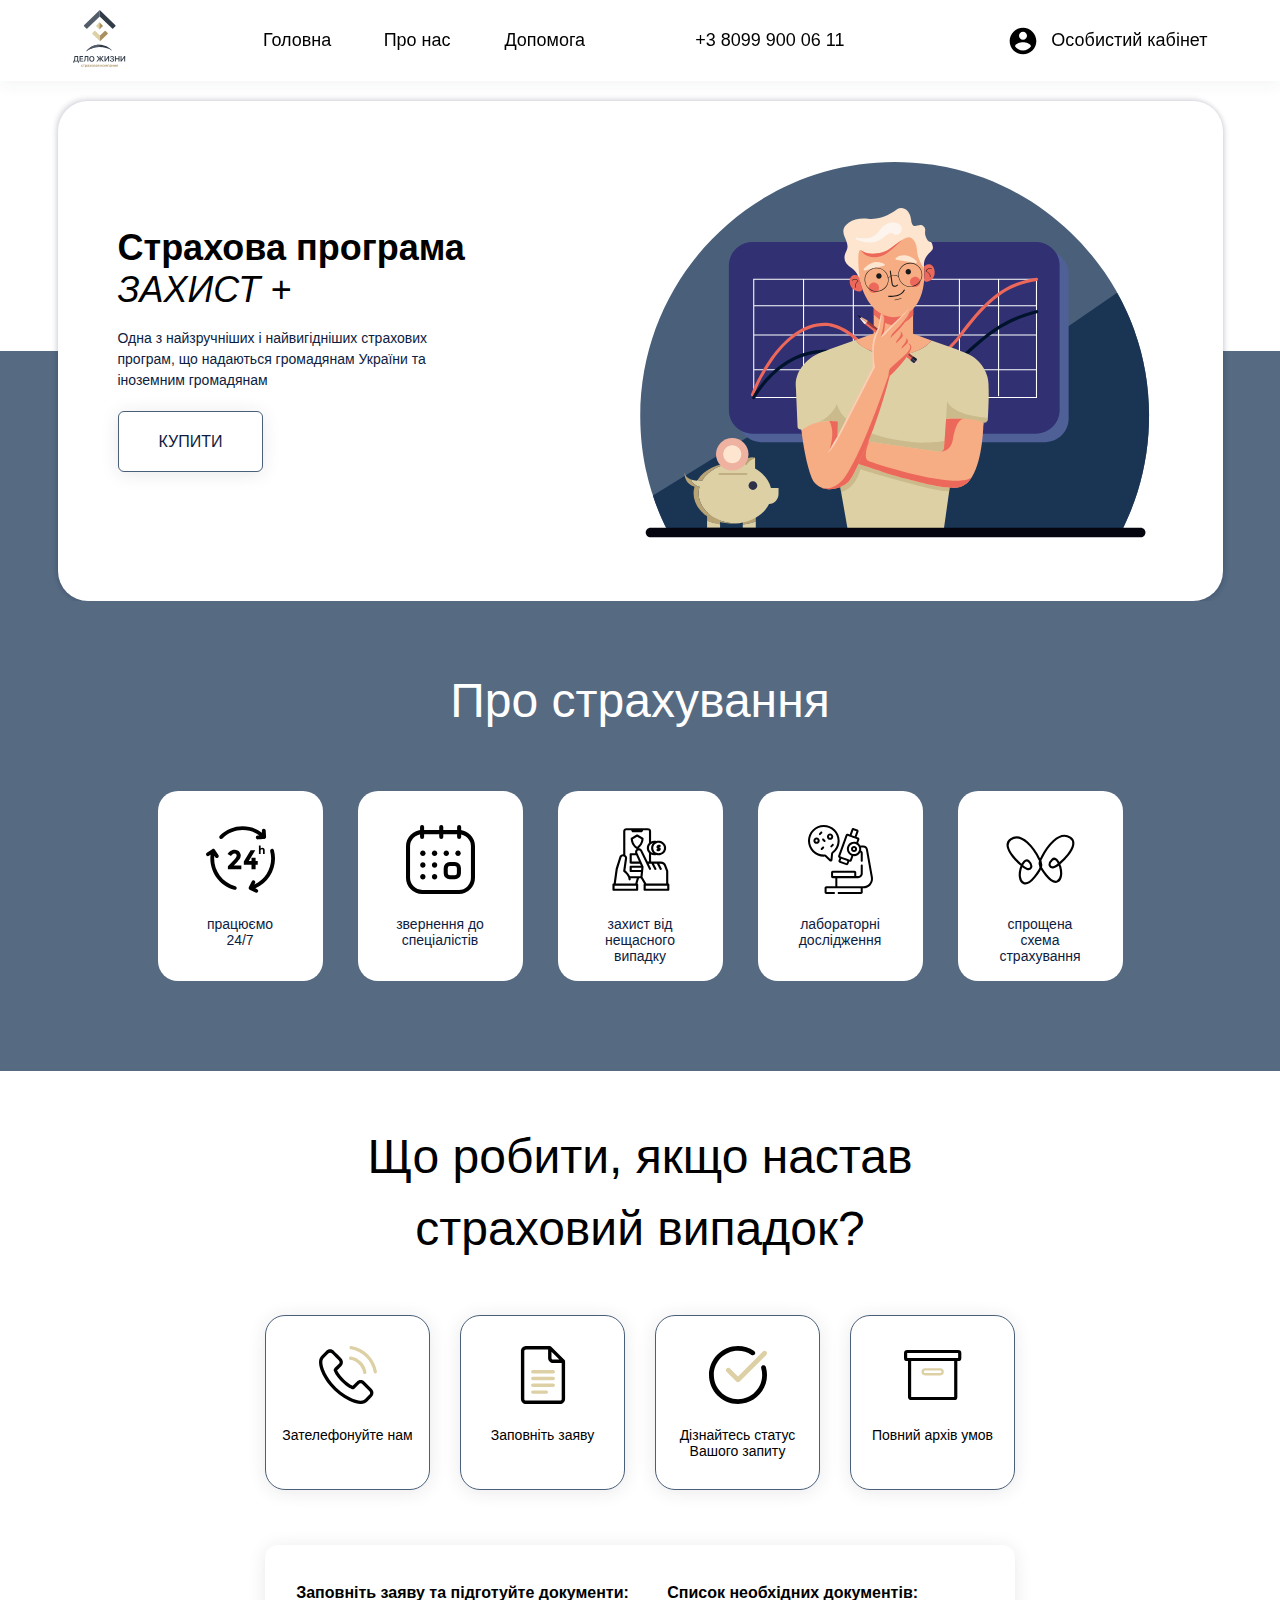
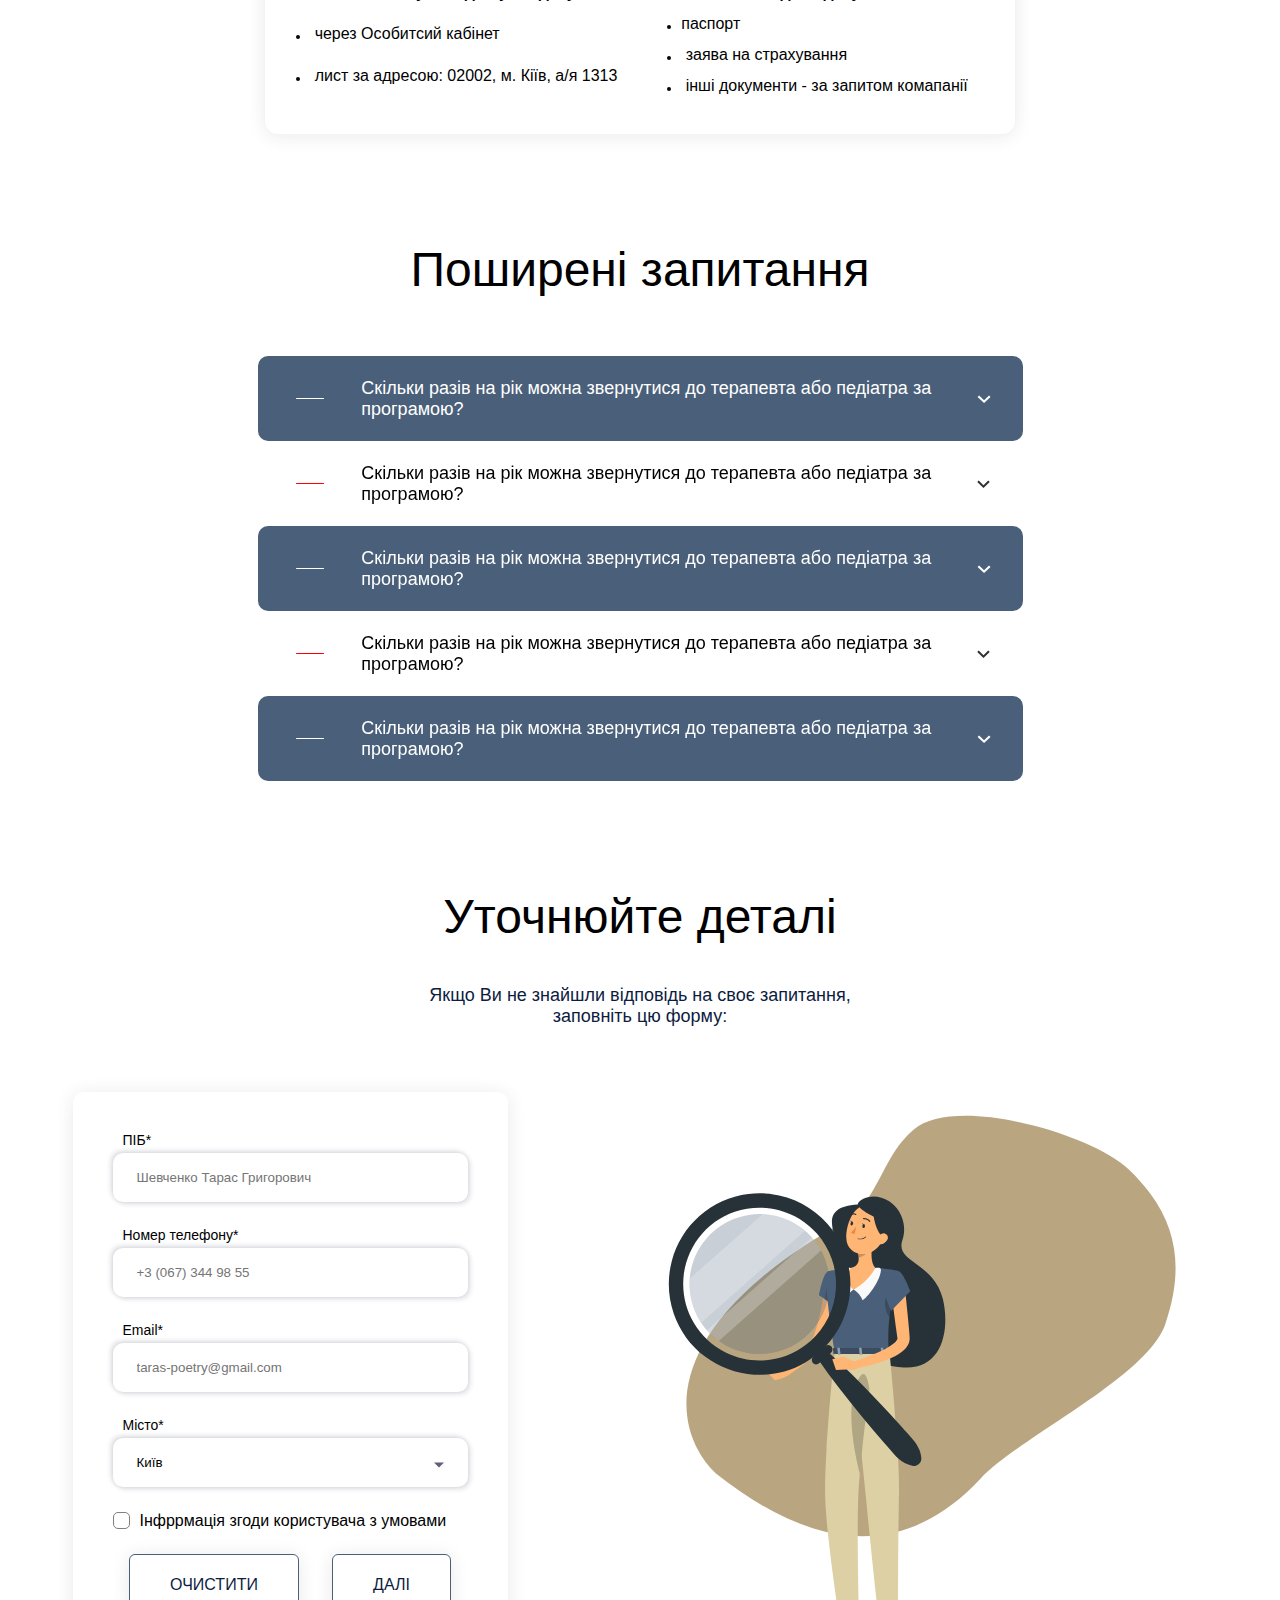
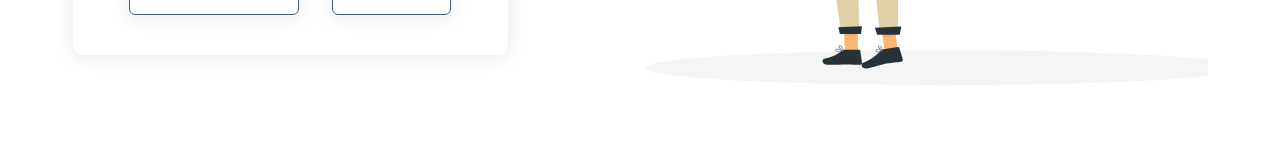
<file: index.html>
<!DOCTYPE html>
<html lang="en">
  <head>
    <meta charset="UTF-8" />
    <meta name="viewport" content="width=device-width, initial-scale=1.0" />
    <title>Projeckt</title>
    <link rel="stylesheet" href="css/reset.css" />
    <link rel="stylesheet" href="css/style.css" />
  </head>

  <body>
    <header class="navigation-wrapper">
      <div class="navigation container">
        <figure class="navigation__logo">
          <svg class="navigation__logo-icon">
            <use href="./image/symbol-defs.svg#icon-logos-1"></use>
          </svg>
        </figure>

        <!-- nav.menu -->
        <menu class="navigation__menu">
          <li class="navigation__item">
            <a href="#" class="navigation__link active">Головна</a>
          </li>
          <li class="navigation__item">
            <a href="#" class="navigation__link">Про нас</a>
          </li>
          <li class="navigation__item">
            <a href="#" class="navigation__link">Допомога</a>
          </li>
        </menu>

        <a href="tel:+3 8099 900 06 11" class="navigation__link">
          +3 8099 900 06 11
        </a>

        <figure class="profile">
          <svg class="profile__icon">
            <use href="./image/symbol-defs.svg#icon-account_circle"></use>
          </svg>
          <figcaption class="profile__text">Особистий кабінет</figcaption>
        </figure>
      </div>
    </header>
    <!-- section.hero>.hero__content+.hero__img -->
    <section class="hero-bg">
      <div class="hero container">
        <div class="hero__content">
          <h1 class="hero__title">Страхова програма</h1>
          <h2 class="hero__title hero__title--light">ЗАХИСТ +</h2>
          <p class="hero__text">
            Одна з найзручніших і найвигідніших страхових програм, що надаються
            громадянам України та іноземним громадянам
          </p>
          <a href="#" class="hero__btn">КУПИТИ</a>
        </div>

        <figure class="hero__img">
          <svg class="hero__img">
            <use href="./image/symbol-defs.svg#icon-hero_img"></use>
          </svg>
        </figure>
      </div>
    </section>

    <section class="benefits-wrapper">
      <div class="container">
        <h2 class="section-title section-title--white">Про страхування</h2>

        <div class="benefits-list">
          <div class="benefits-card">
            <figure class="benefits-img">
              <svg class="benefits-icon">
                <use href="./image/symbol-defs.svg#icon-hours"></use>
              </svg>
            </figure>
            <p class="benefits-card__text">працюємо 24/7</p>
          </div>

          <div class="benefits-card">
            <figure class="benefits-img">
              <svg class="benefits-icon">
                <use href="./image/symbol-defs.svg#icon-calendar-1"></use>
              </svg>
            </figure>
            <p class="benefits-card__text">звернення до спеціалістів</p>
          </div>

          <div class="benefits-card">
            <figure class="benefits-img">
              <svg class="benefits-icon">
                <use href="./image/symbol-defs.svg#icon-insurance-1"></use>
              </svg>
            </figure>
            <p class="benefits-card__text">захист від нещасного випадку</p>
          </div>

          <div class="benefits-card">
            <figure class="benefits-img">
              <svg class="benefits-icon">
                <use href="./image/symbol-defs.svg#icon-lab-1"></use>
              </svg>
            </figure>
            <p class="benefits-card__text">лабораторні дослідження</p>
          </div>

          <div class="benefits-card">
            <figure class="benefits-img">
              <svg
                xmlns="http://www.w3.org/2000/svg"
                width="69"
                height="69"
                viewBox="0 0 96 74"
                fill="none"
              >
                <path
                  d="M46.1405 36.1982C39.4428 22.6168 22.1405 -1.8669 6.51257 8.84938C-9.11534 19.5657 22.6231 47.5116 28.7627 49.7441C34.9022 51.9767 38.184 45.9268 31.6289 39.547C23.1813 31.3255 12.6521 64.1052 24.373 69.6866C33.7498 74.1517 48.2975 50.3023 48.9312 45.6866C49.5648 41.0709 46.1405 36.1982 46.1405 36.1982Z"
                  stroke="black"
                  stroke-width="3"
                />
                <path
                  d="M49.7526 33.9657C56.4503 20.3843 73.7526 -4.09939 89.3805 6.61689C105.008 17.3332 73.2699 45.2791 67.1304 47.5116C60.9909 49.7442 57.7091 43.6943 64.2642 37.3145C72.7118 29.093 83.241 61.8727 71.52 67.4541C62.1433 71.9192 47.5955 48.0698 46.9619 43.4541C46.3283 38.8384 49.7526 33.9657 49.7526 33.9657Z"
                  stroke="black"
                  stroke-width="3"
                />
              </svg>
            </figure>
            <p class="benefits-card__text">спрощена схема страхування</p>
          </div>
        </div>
      </div>
    </section>

    <section class="emergency-situation-wrapper container">
      <h2 class="section-title">
        Що робити, якщо настав <br />
        страховий випадок?
      </h2>
      <ul class="emergency-situation__list">
        <li class="emergency-situation__item">
          <figure class="emergency-situation__img">
            <svg class="emergency-situation__icon">
              <use href="./image/emergency.svg#icon-phone-call-2-1"></use>
            </svg>
            <figcaption class="emergency-situation__text">
              Зателефонуйте нам
            </figcaption>
          </figure>
        </li>

        <li class="emergency-situation__item">
          <figure class="emergency-situation__img">
            <svg class="emergency-situation__icon">
              <use href="./image/emergency.svg#icon-google-docs-1"></use>
            </svg>
            <figcaption class="emergency-situation__text">
              Заповніть заяву
            </figcaption>
          </figure>
        </li>

        <li class="emergency-situation__item">
          <figure class="emergency-situation__img">
            <svg class="emergency-situation__icon">
              <use href="./image/emergency.svg#icon-comment-1"></use>
            </svg>
            <figcaption class="emergency-situation__text">
              Дізнайтесь статус Вашого запиту
            </figcaption>
          </figure>
        </li>

        <li class="emergency-situation__item">
          <figure class="emergency-situation__img">
            <svg class="emergency-situation__icon">
              <use href="./image/emergency.svg#icon-Group-73"></use>
            </svg>
            <figcaption class="emergency-situation__text">
              Повний архів умов
            </figcaption>
          </figure>
        </li>

        <div class="emergency-situation__content">
          <div class="emergency-situation__content-container">
            <h3 class="emergency-situation__content-header">
              Заповніть заяву та підготуйте документи:
            </h3>
            <p class="emergency-situation__content-after">
              через<a href=""> Особитсий кабінет</a>
            </p>
            <p class="emergency-situation__content-after">
              лист за адресою: 02002, м. Кіїв, а/я 1313
            </p>
          </div>

          <div class="emergency-situation__content-container">
            <h3 class="emergency-situation__content-header">
              Список необхідних документів:
            </h3>
            <p class="emergency-situation__content-after">паспорт</p>
            <p class="emergency-situation__content-after">
              заява на страхування
            </p>
            <p class="emergency-situation__content-after">
              інші документи - за запитом комапанії
            </p>
          </div>
        </div>
      </ul>
    </section>

    <section class="faq-wrapper container">
      <h2 class="section-title">Поширені запитання</h2>

      <div class="faq-list">
        <details class="faq-list__item">
          <summary class="faq-list__question">
            Скільки разів на рік можна звернутися до терапевта або педіатра за
            програмою?
          </summary>
          <p class="faq-list__answer">
            Кількість звернень не обмежена протягом усього терміну дії договору.
            Ще три слова, і все.
          </p>
        </details>
        <details class="faq-list__item">
          <summary class="faq-list__question">
            Скільки разів на рік можна звернутися до терапевта або педіатра за
            програмою?
          </summary>
          <p class="faq-list__answer">
            Кількість звернень не обмежена протягом усього терміну дії договору.
            Ще три слова, і все.
          </p>
        </details>
        <details class="faq-list__item">
          <summary class="faq-list__question">
            Скільки разів на рік можна звернутися до терапевта або педіатра за
            програмою?
          </summary>
          <p class="faq-list__answer">
            Кількість звернень не обмежена протягом усього терміну дії договору.
            Ще три слова, і все.
          </p>
        </details>
        <details class="faq-list__item">
          <summary class="faq-list__question">
            Скільки разів на рік можна звернутися до терапевта або педіатра за
            програмою?
          </summary>
          <p class="faq-list__answer">
            Кількість звернень не обмежена протягом усього терміну дії договору.
            Ще три слова, і все.
          </p>
        </details>
        <details class="faq-list__item">
          <summary class="faq-list__question">
            Скільки разів на рік можна звернутися до терапевта або педіатра за
            програмою?
          </summary>
          <p class="faq-list__answer">
            Кількість звернень не обмежена протягом усього терміну дії договору.
            Ще три слова, і все.
          </p>
        </details>
      </div>
    </section>

    <section class="feetback-wraper container">
      <h2 class="section-title">Уточнюйте деталі</h2>
      <p class="section-subtitle">
        Якщо Ви не знайшли відповідь на своє запитання, заповніть цю форму:
      </p>

      <div class="feetback">
        <form class="feetback__form">
          <label class="feetback__field">
            <p class="feetback__caption">ПІБ*</p>
            <input
              type="text"
              required
              placeholder="Шевченко Тарас Григорович"
              class="feetback__input"
            />
          </label>

          <label class="feetback__field">
            <p class="feetback__caption">Номер телефону*</p>
            <input
              type="tel"
              required
              placeholder="+3 (067) 344 98 55"
              class="feetback__input"
            />
          </label>

          <label class="feetback__field">
            <p class="feetback__caption">Email*</p>
            <input
              type="email"
              required
              placeholder="taras-poetry@gmail.com"
              class="feetback__input"
            />
          </label>

          <div class="feetback__choise">
            <label class="feetback__field">
              <p class="feetback__caption">Місто*</p>
              <select class="feetback__select">
                <option value="kyiv">Київ</option>
                <option value="lviv">Львів</option>
                <option value="odesa">Одеса</option>
                <option value="kharkiv">Харків</option>
                <option value="dnipro">Дніпро</option>
                <option value="zaporizhzhia">Запоріжжя</option>
                <option value="ivano-frankivsk">Івано-Франківськ</option>
                <option value="vinnytsia">Вінниця</option>
                <option value="lutsk">Луцьк</option>
                <option value="uzhhorod">Ужгород</option>
                <option value="chernivtsi">Чернівці</option>
                <option value="ternopil">Тернопіль</option>
                <option value="zhytomyr">Житомир</option>
                <option value="rivne">Рівне</option>
                <option value="sumy">Суми</option>
                <option value="chernihiv">Чернігів</option>
                <option value="khmelnytskyi">Хмельницький</option>
                <option value="kropyvnytskyi">Кропивницький</option>
                <option value="mykolaiv">Миколаїв</option>
                <option value="cherkasy">Черкаси</option>
                <option value="chernivtsi">Чернівці</option>
                <option value="poltava">Полтава</option>
              </select>
            </label>
          </div>

          <div class="form-field">
            <label class="field">
              <input class="cheked__input" type="checkbox" />
              <span class="ico"></span>
              <span class="label">Інфррмація згоди користувача з <a class="condition" href="#">умовами</a></span>
            </label>
          </div>

          <div class="buttons__form">
            <button class="hero__btn hero__btn--not" type="reset">Очистити</button>
            <button class="hero__btn hero__btn--not">далі</button>
          </div>
        </form>
        <figure class="feetback__img">
          <svg class="feetback__icon">
            <use href="./image/symbol-defs.svg#icon-feetback"></use>
          </svg>
        </figure>
      </div>
    </section>

    <!-- modal -->
    <div class="backdrop is-hidden">
      <div class="modal">
      <button class="close">
        <svg>
          <use href="./image/icons.svg#icon-close-black"></use>
        </svg>
      </button>
    </div>
    </div>

    <script src="./scripts/height.js"></script>
    <script src="./scripts/modal.js"></script>
  </body>
</html>
</file>
<file: css/style.css>
@import url(imports.css);

* {
  font-family: sans-serif;
}

.container {
  width: 1165px;
  margin: 0 auto;
  box-sizing: border-box;
}
</file>
